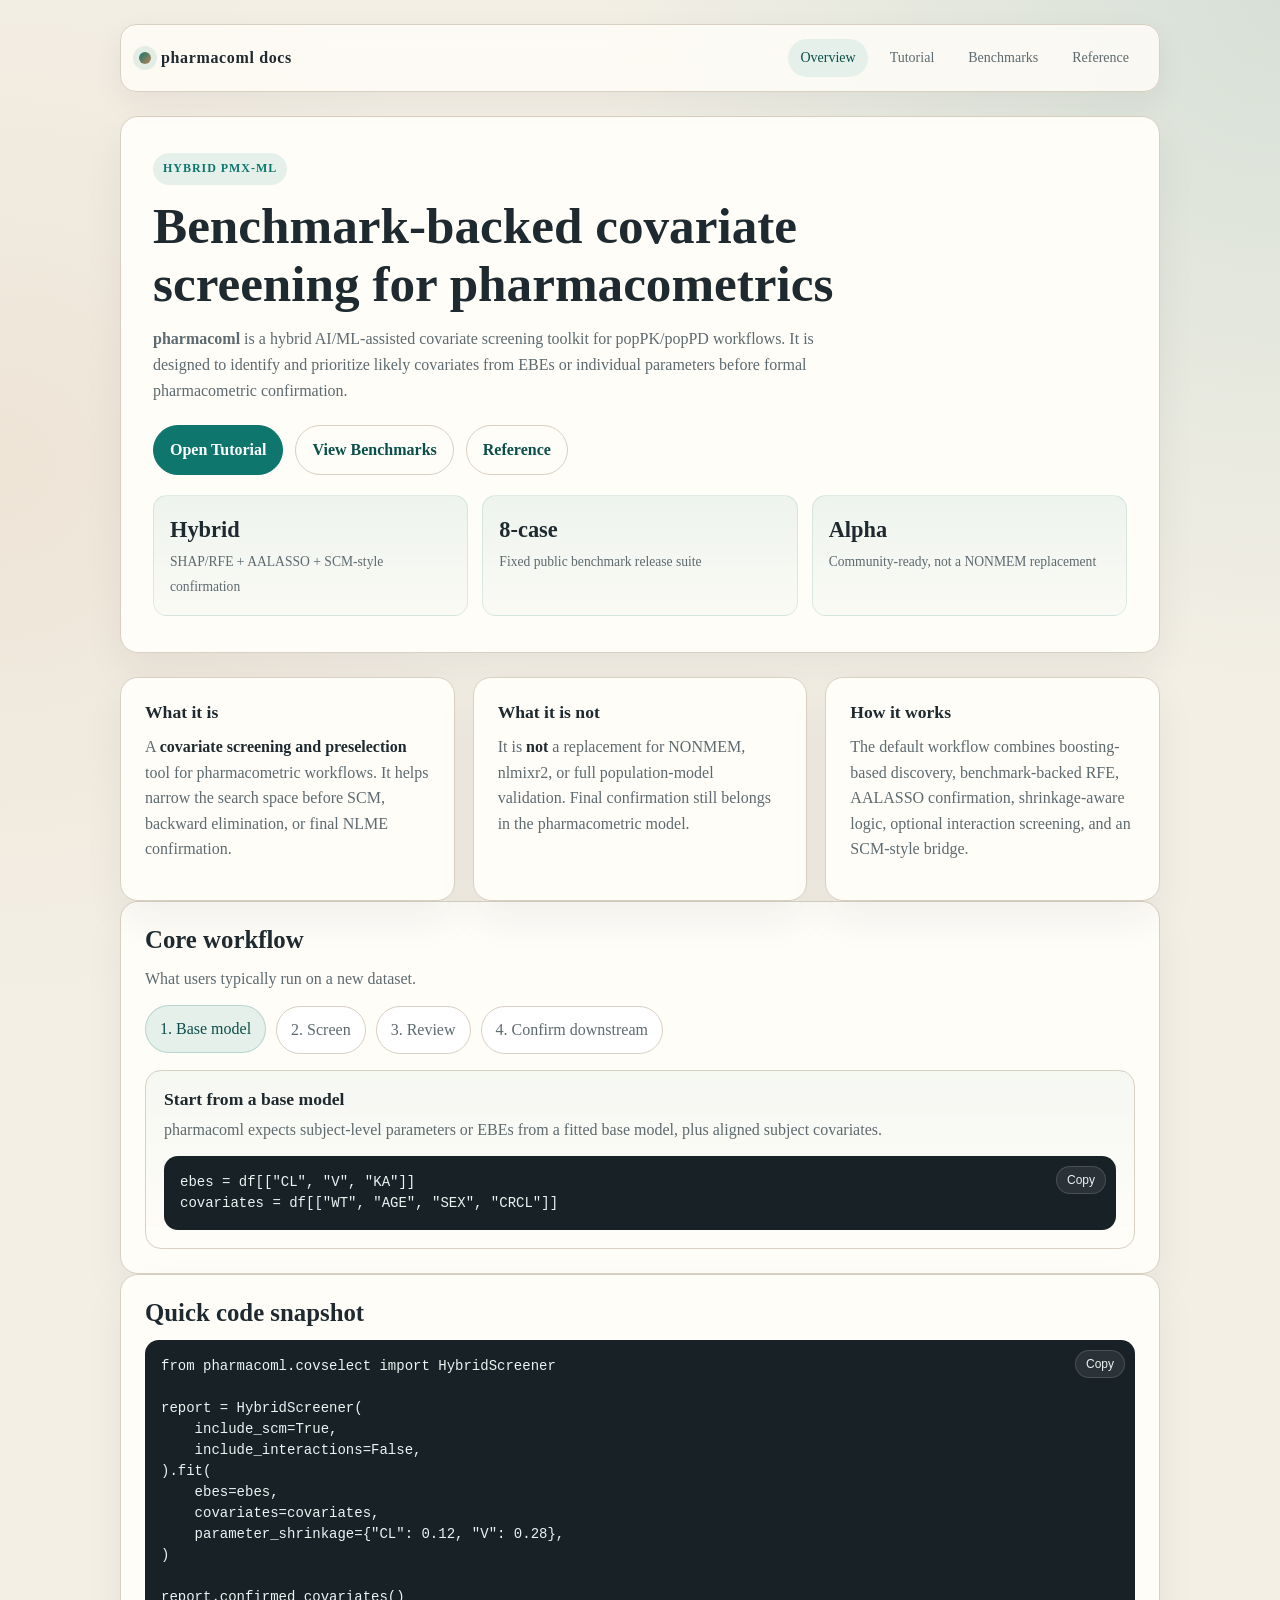
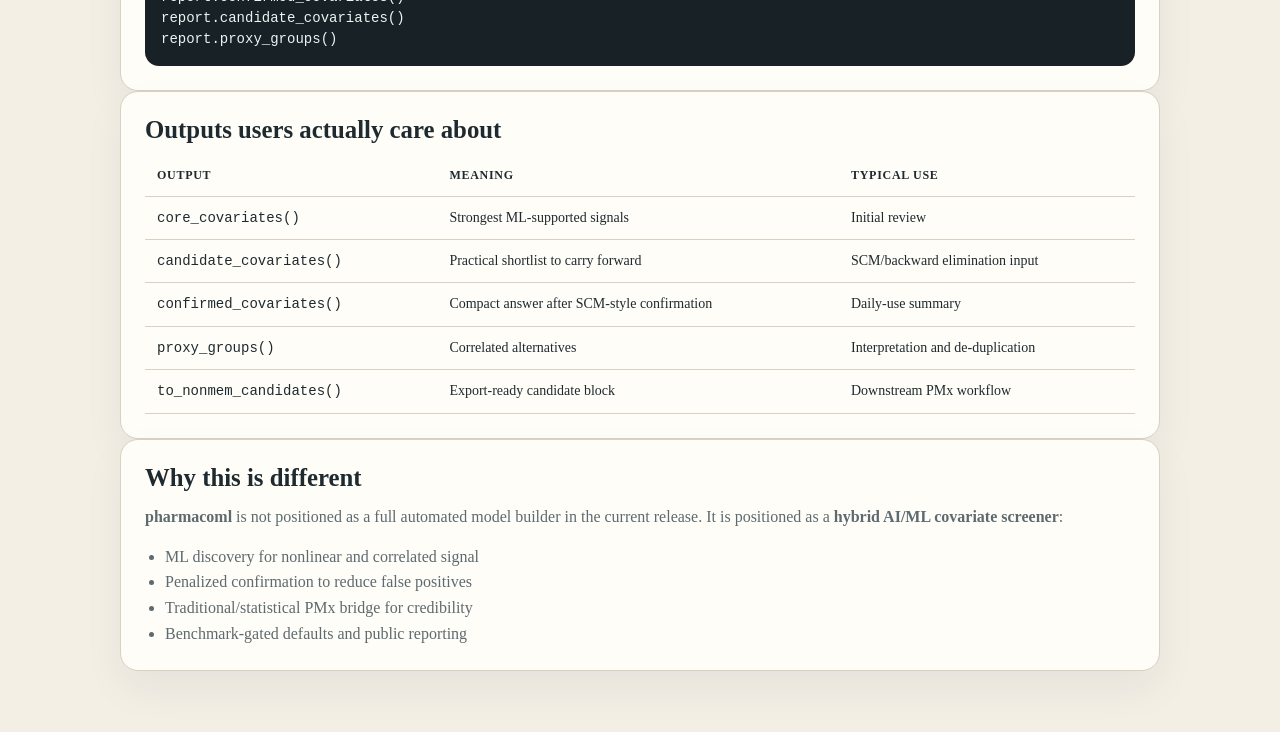
<file: docs/index.html>
<!DOCTYPE html>
<html lang="en">
<head>
  <meta charset="utf-8">
  <meta name="viewport" content="width=device-width, initial-scale=1">
  <title>pharmacoml Docs</title>
  <link rel="stylesheet" href="site.css">
  <script defer src="site.js"></script>
</head>
<body>
  <div class="page">
    <div class="topbar">
      <div class="topbar-inner">
        <a class="brand" href="index.html">
          <span class="brand-mark"></span>
          <span>pharmacoml docs</span>
        </a>
        <nav class="nav">
          <a class="active" href="index.html">Overview</a>
          <a href="tutorial.html">Tutorial</a>
          <a href="benchmarks.html">Benchmarks</a>
          <a href="reference.html">Reference</a>
        </nav>
      </div>
    </div>

    <section class="hero">
      <div class="eyebrow">Hybrid PMx-ML</div>
      <div class="hero-copy">
        <h1>Benchmark-backed covariate screening for pharmacometrics</h1>
        <p>
          <strong>pharmacoml</strong> is a hybrid AI/ML-assisted covariate
          screening toolkit for popPK/popPD workflows. It is designed to
          identify and prioritize likely covariates from EBEs or individual
          parameters before formal pharmacometric confirmation.
        </p>
        <div class="button-row">
          <a class="button" href="tutorial.html">Open Tutorial</a>
          <a class="button secondary" href="benchmarks.html">View Benchmarks</a>
          <a class="button secondary" href="reference.html">Reference</a>
        </div>
      </div>
      <div class="kpis">
        <div class="kpi">
          <span class="kpi-value">Hybrid</span>
          <span class="kpi-label">SHAP/RFE + AALASSO + SCM-style confirmation</span>
        </div>
        <div class="kpi">
          <span class="kpi-value">8-case</span>
          <span class="kpi-label">Fixed public benchmark release suite</span>
        </div>
        <div class="kpi">
          <span class="kpi-value">Alpha</span>
          <span class="kpi-label">Community-ready, not a NONMEM replacement</span>
        </div>
      </div>
    </section>

    <div class="grid">
      <section class="feature">
        <h3>What it is</h3>
        <p>
          A <strong>covariate screening and preselection</strong> tool for
          pharmacometric workflows. It helps narrow the search space before
          SCM, backward elimination, or final NLME confirmation.
        </p>
      </section>
      <section class="feature">
        <h3>What it is not</h3>
        <p>
          It is <strong>not</strong> a replacement for NONMEM, nlmixr2, or full
          population-model validation. Final confirmation still belongs in the
          pharmacometric model.
        </p>
      </section>
      <section class="feature">
        <h3>How it works</h3>
        <p>
          The default workflow combines boosting-based discovery, benchmark-backed
          RFE, AALASSO confirmation, shrinkage-aware logic, optional interaction
          screening, and an SCM-style bridge.
        </p>
      </section>
    </div>

    <section class="card">
      <div class="section-head">
        <h2>Core workflow</h2>
        <p>What users typically run on a new dataset.</p>
      </div>
      <div class="interactive-shell" data-workflow>
        <div class="step-buttons">
          <button class="step-button active" type="button" data-workflow-step data-title="Start from a base model" data-body="pharmacoml expects subject-level parameters or EBEs from a fitted base model, plus aligned subject covariates." data-code="ebes = df[[&quot;CL&quot;, &quot;V&quot;, &quot;KA&quot;]]&#10;covariates = df[[&quot;WT&quot;, &quot;AGE&quot;, &quot;SEX&quot;, &quot;CRCL&quot;]]">1. Base model</button>
          <button class="step-button" type="button" data-workflow-step data-title="Run the hybrid screener" data-body="The benchmark-backed default workflow combines SHAP/RFE discovery, AALASSO confirmation, shrinkage-aware logic, and optional SCM confirmation." data-code="report = HybridScreener(&#10;    include_scm=True,&#10;    include_interactions=False,&#10;).fit(ebes=ebes, covariates=covariates)">2. Screen</button>
          <button class="step-button" type="button" data-workflow-step data-title="Inspect tiered outputs" data-body="Users review the strongest signals, the broader shortlist, correlated proxies, and any SCM-style confirmed covariates." data-code="report.confirmed_covariates()&#10;report.candidate_covariates()&#10;report.proxy_groups()">3. Review</button>
          <button class="step-button" type="button" data-workflow-step data-title="Carry candidates forward" data-body="The package is designed to reduce covariate search space before formal PMx confirmation, not replace it." data-code="print(report.to_nonmem_candidates())">4. Confirm downstream</button>
        </div>
        <div class="interactive-panel">
          <h3 data-workflow-title></h3>
          <p data-workflow-body></p>
          <pre><code data-workflow-code></code></pre>
        </div>
      </div>
    </section>

    <section class="card">
      <div class="section-head">
        <h2>Quick code snapshot</h2>
      </div>
      <pre><code>from pharmacoml.covselect import HybridScreener

report = HybridScreener(
    include_scm=True,
    include_interactions=False,
).fit(
    ebes=ebes,
    covariates=covariates,
    parameter_shrinkage={"CL": 0.12, "V": 0.28},
)

report.confirmed_covariates()
report.candidate_covariates()
report.proxy_groups()</code></pre>
    </section>

    <section class="card">
      <div class="section-head">
        <h2>Outputs users actually care about</h2>
      </div>
      <table class="mini-table">
        <thead>
          <tr>
            <th>Output</th>
            <th>Meaning</th>
            <th>Typical use</th>
          </tr>
        </thead>
        <tbody>
          <tr>
            <td><code>core_covariates()</code></td>
            <td>Strongest ML-supported signals</td>
            <td>Initial review</td>
          </tr>
          <tr>
            <td><code>candidate_covariates()</code></td>
            <td>Practical shortlist to carry forward</td>
            <td>SCM/backward elimination input</td>
          </tr>
          <tr>
            <td><code>confirmed_covariates()</code></td>
            <td>Compact answer after SCM-style confirmation</td>
            <td>Daily-use summary</td>
          </tr>
          <tr>
            <td><code>proxy_groups()</code></td>
            <td>Correlated alternatives</td>
            <td>Interpretation and de-duplication</td>
          </tr>
          <tr>
            <td><code>to_nonmem_candidates()</code></td>
            <td>Export-ready candidate block</td>
            <td>Downstream PMx workflow</td>
          </tr>
        </tbody>
      </table>
    </section>

    <section class="card">
      <div class="section-head">
        <h2>Why this is different</h2>
        <p>
          <strong>pharmacoml</strong> is not positioned as a full automated model
          builder in the current release. It is positioned as a
          <strong>hybrid AI/ML covariate screener</strong>:
        </p>
      </div>
      <ul>
        <li>ML discovery for nonlinear and correlated signal</li>
        <li>Penalized confirmation to reduce false positives</li>
        <li>Traditional/statistical PMx bridge for credibility</li>
        <li>Benchmark-gated defaults and public reporting</li>
      </ul>
    </section>
  </div>
</body>
</html>
</file>
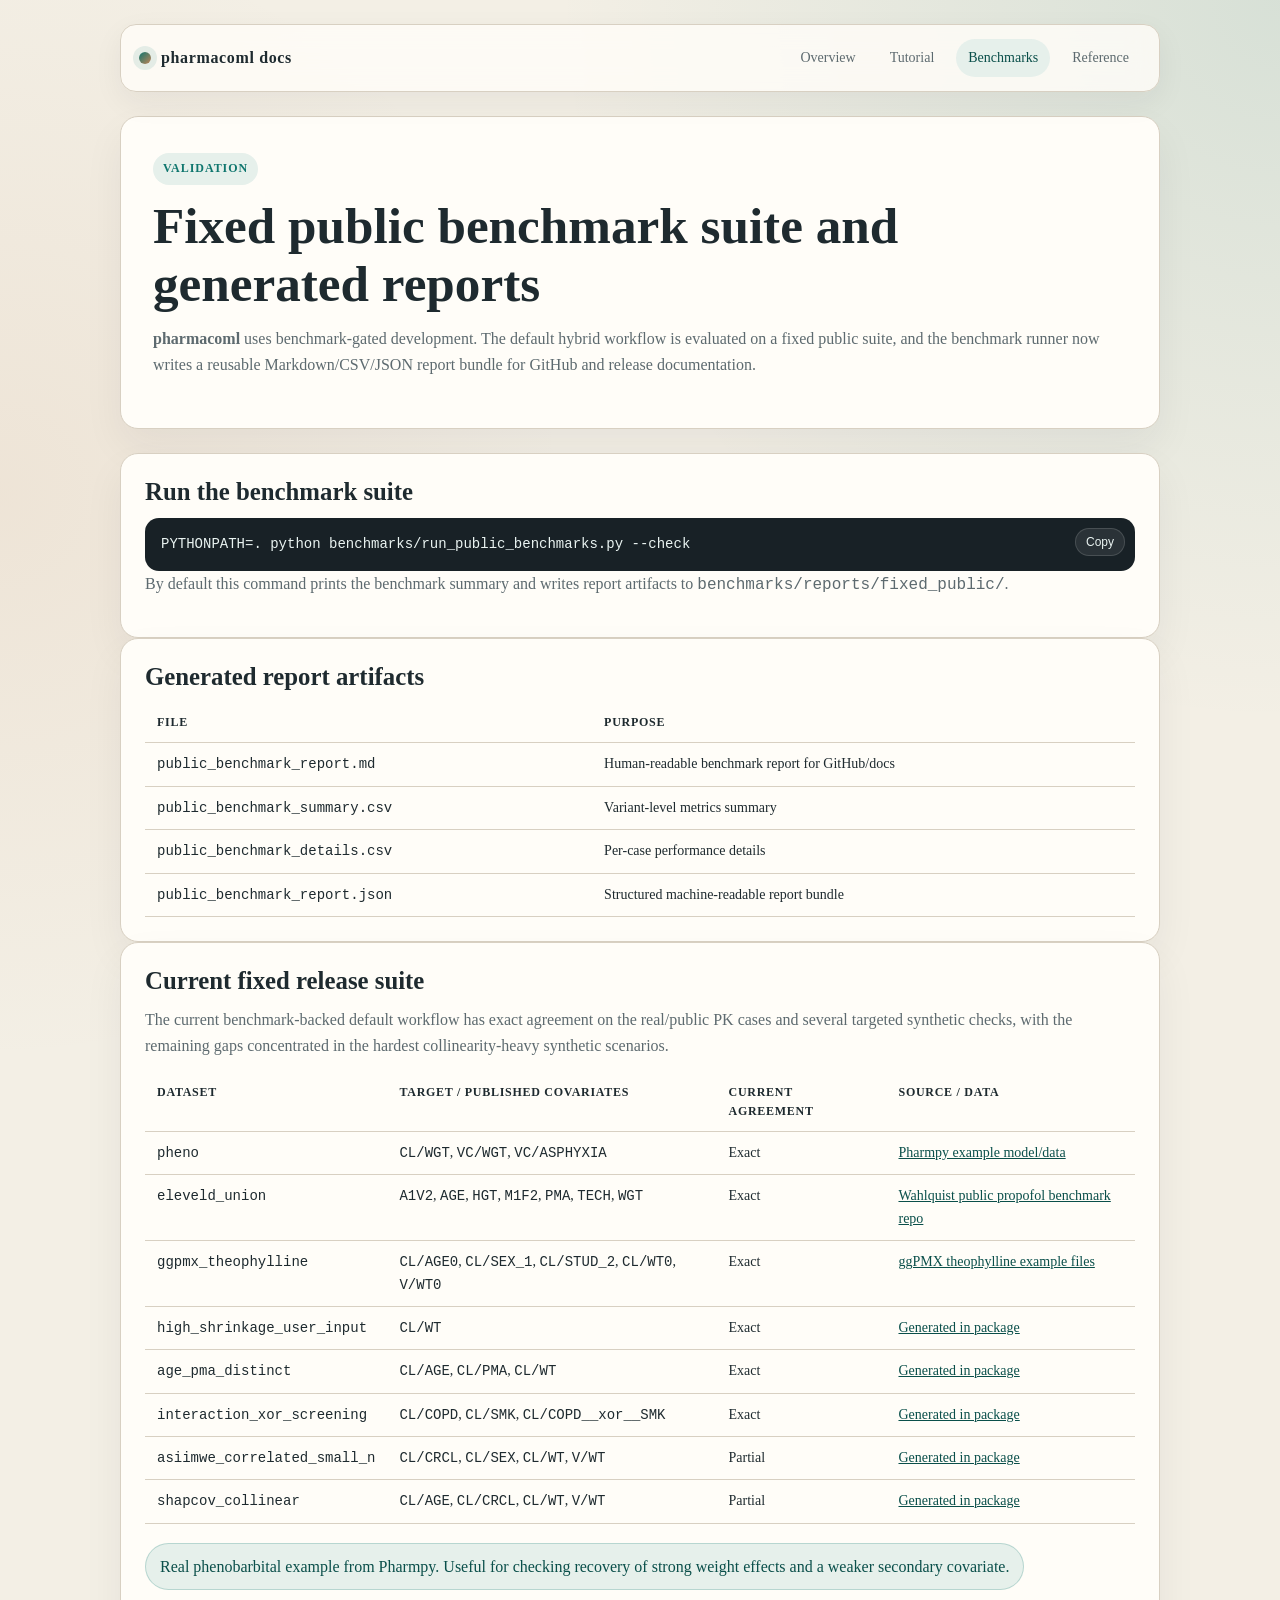
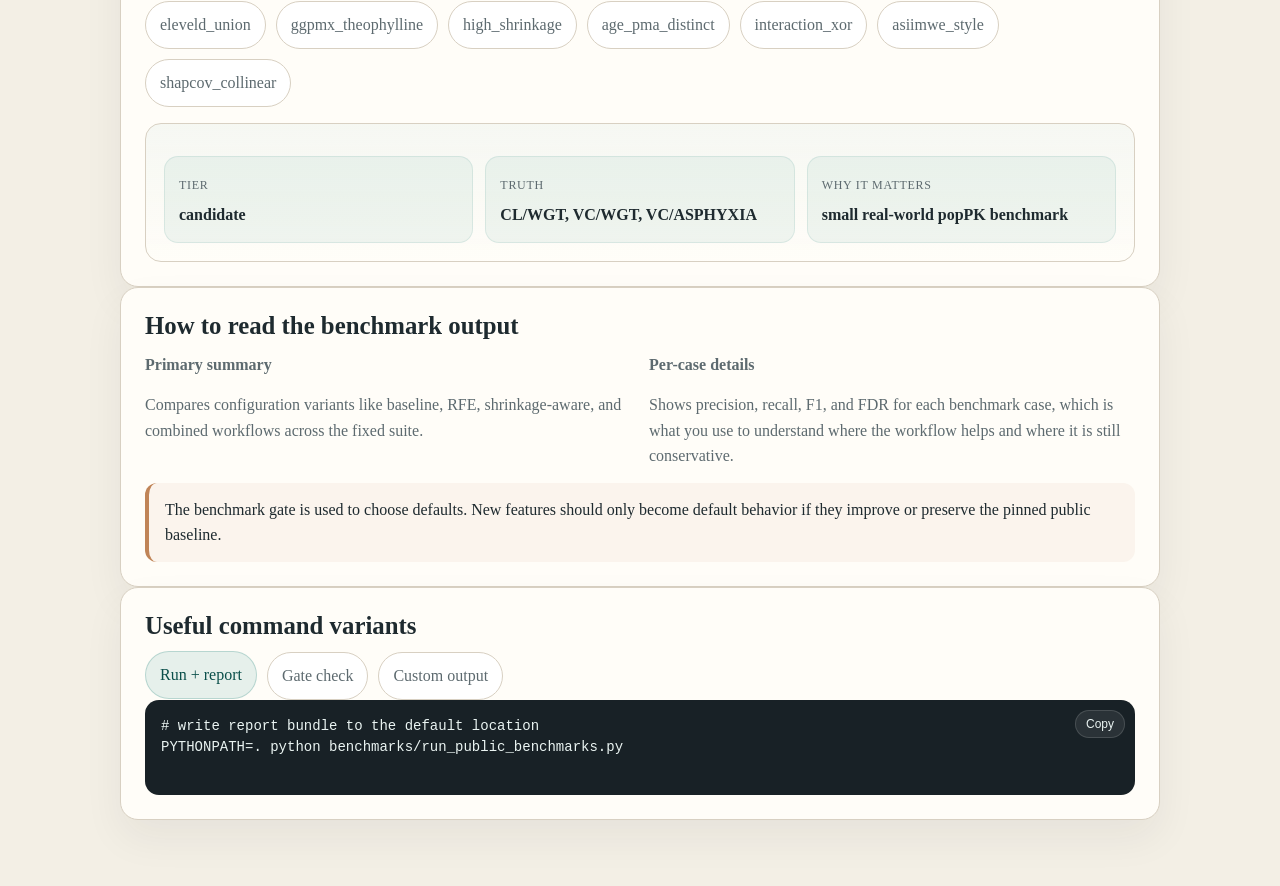
<file: docs/benchmarks.html>
<!DOCTYPE html>
<html lang="en">
<head>
  <meta charset="utf-8">
  <meta name="viewport" content="width=device-width, initial-scale=1">
  <title>pharmacoml Benchmarks</title>
  <link rel="stylesheet" href="site.css">
  <script defer src="site.js"></script>
</head>
<body>
  <div class="page">
    <div class="topbar">
      <div class="topbar-inner">
        <a class="brand" href="index.html">
          <span class="brand-mark"></span>
          <span>pharmacoml docs</span>
        </a>
        <nav class="nav">
          <a href="index.html">Overview</a>
          <a href="tutorial.html">Tutorial</a>
          <a class="active" href="benchmarks.html">Benchmarks</a>
          <a href="reference.html">Reference</a>
        </nav>
      </div>
    </div>

    <section class="hero">
      <div class="eyebrow">Validation</div>
      <h1>Fixed public benchmark suite and generated reports</h1>
      <p>
        <strong>pharmacoml</strong> uses benchmark-gated development. The default
        hybrid workflow is evaluated on a fixed public suite, and the benchmark
        runner now writes a reusable Markdown/CSV/JSON report bundle for GitHub
        and release documentation.
      </p>
    </section>

    <section class="card">
      <div class="section-head">
        <h2>Run the benchmark suite</h2>
      </div>
      <pre><code>PYTHONPATH=. python benchmarks/run_public_benchmarks.py --check</code></pre>
      <p>
        By default this command prints the benchmark summary and writes report
        artifacts to <code>benchmarks/reports/fixed_public/</code>.
      </p>
    </section>

    <section class="card">
      <div class="section-head">
        <h2>Generated report artifacts</h2>
      </div>
      <table class="mini-table">
        <thead>
          <tr>
            <th>File</th>
            <th>Purpose</th>
          </tr>
        </thead>
        <tbody>
          <tr>
            <td><code>public_benchmark_report.md</code></td>
            <td>Human-readable benchmark report for GitHub/docs</td>
          </tr>
          <tr>
            <td><code>public_benchmark_summary.csv</code></td>
            <td>Variant-level metrics summary</td>
          </tr>
          <tr>
            <td><code>public_benchmark_details.csv</code></td>
            <td>Per-case performance details</td>
          </tr>
          <tr>
            <td><code>public_benchmark_report.json</code></td>
            <td>Structured machine-readable report bundle</td>
          </tr>
        </tbody>
      </table>
    </section>

    <section class="card">
      <div class="section-head">
        <h2>Current fixed release suite</h2>
      </div>
      <p>
        The current benchmark-backed default workflow has exact agreement on the
        real/public PK cases and several targeted synthetic checks, with the
        remaining gaps concentrated in the hardest collinearity-heavy synthetic
        scenarios.
      </p>
      <table class="mini-table" style="margin-bottom: 1.25rem;">
        <thead>
          <tr>
            <th>Dataset</th>
            <th>Target / published covariates</th>
            <th>Current agreement</th>
            <th>Source / data</th>
          </tr>
        </thead>
        <tbody>
          <tr>
            <td><code>pheno</code></td>
            <td><code>CL/WGT</code>, <code>VC/WGT</code>, <code>VC/ASPHYXIA</code></td>
            <td>Exact</td>
            <td><a href="https://pharmpy.github.io/latest/modeling.html#loading-example-models">Pharmpy example model/data</a></td>
          </tr>
          <tr>
            <td><code>eleveld_union</code></td>
            <td><code>A1V2</code>, <code>AGE</code>, <code>HGT</code>, <code>M1F2</code>, <code>PMA</code>, <code>TECH</code>, <code>WGT</code></td>
            <td>Exact</td>
            <td><a href="https://github.com/wahlquisty/learning-pharmacometric-covariate-structures">Wahlquist public propofol benchmark repo</a></td>
          </tr>
          <tr>
            <td><code>ggpmx_theophylline</code></td>
            <td><code>CL/AGE0</code>, <code>CL/SEX_1</code>, <code>CL/STUD_2</code>, <code>CL/WT0</code>, <code>V/WT0</code></td>
            <td>Exact</td>
            <td><a href="https://github.com/ggPMXdevelopment/ggPMX/tree/master/inst/testdata/theophylline">ggPMX theophylline example files</a></td>
          </tr>
          <tr>
            <td><code>high_shrinkage_user_input</code></td>
            <td><code>CL/WT</code></td>
            <td>Exact</td>
            <td><a href="https://github.com/s-rani1/pharmacoml/blob/main/pharmacoml/covselect/public_benchmarks.py">Generated in package</a></td>
          </tr>
          <tr>
            <td><code>age_pma_distinct</code></td>
            <td><code>CL/AGE</code>, <code>CL/PMA</code>, <code>CL/WT</code></td>
            <td>Exact</td>
            <td><a href="https://github.com/s-rani1/pharmacoml/blob/main/pharmacoml/covselect/public_benchmarks.py">Generated in package</a></td>
          </tr>
          <tr>
            <td><code>interaction_xor_screening</code></td>
            <td><code>CL/COPD</code>, <code>CL/SMK</code>, <code>CL/COPD__xor__SMK</code></td>
            <td>Exact</td>
            <td><a href="https://github.com/s-rani1/pharmacoml/blob/main/pharmacoml/covselect/public_benchmarks.py">Generated in package</a></td>
          </tr>
          <tr>
            <td><code>asiimwe_correlated_small_n</code></td>
            <td><code>CL/CRCL</code>, <code>CL/SEX</code>, <code>CL/WT</code>, <code>V/WT</code></td>
            <td>Partial</td>
            <td><a href="https://github.com/s-rani1/pharmacoml/blob/main/pharmacoml/covselect/public_benchmarks.py">Generated in package</a></td>
          </tr>
          <tr>
            <td><code>shapcov_collinear</code></td>
            <td><code>CL/AGE</code>, <code>CL/CRCL</code>, <code>CL/WT</code>, <code>V/WT</code></td>
            <td>Partial</td>
            <td><a href="https://github.com/s-rani1/pharmacoml/blob/main/pharmacoml/covselect/public_benchmarks.py">Generated in package</a></td>
          </tr>
        </tbody>
      </table>
      <div class="interactive-shell" data-benchmark-explorer>
        <div class="chip-row">
          <button class="chip active" type="button" data-benchmark-case data-case-title="pheno" data-case-summary="Real phenobarbital example from Pharmpy. Useful for checking recovery of strong weight effects and a weaker secondary covariate." data-case-tier="candidate" data-case-truth="CL/WGT, VC/WGT, VC/ASPHYXIA" data-case-reason="small real-world popPK benchmark">pheno</button>
          <button class="chip" type="button" data-benchmark-case data-case-title="eleveld_union" data-case-summary="Large public propofol benchmark used as a union-level covariate recovery check against the published implemented model." data-case-tier="confirmed" data-case-truth="AGE, WGT, HGT, M1F2, A1V2, TECH, PMA" data-case-reason="strong large-scale real-data agreement">eleveld_union</button>
          <button class="chip" type="button" data-benchmark-case data-case-title="ggpmx_theophylline" data-case-summary="Public Monolix-derived benchmark that helps reveal whether the workflow becomes too conservative on weaker clearance effects." data-case-tier="candidate" data-case-truth="V/WT0, CL/WT0, CL/AGE0, CL/SEX_1, CL/STUD_2" data-case-reason="stress test for weaker real effects">ggpmx_theophylline</button>
          <button class="chip" type="button" data-benchmark-case data-case-title="high_shrinkage_user_input" data-case-summary="Synthetic case with explicit user-supplied shrinkage to validate that unreliable parameters are penalized or suppressed correctly." data-case-tier="candidate" data-case-truth="CL/WT" data-case-reason="tests shrinkage-aware credibility logic">high_shrinkage</button>
          <button class="chip" type="button" data-benchmark-case data-case-title="age_pma_distinct" data-case-summary="Checks that highly correlated but biologically distinct variables like AGE and PMA can both survive the proxy-deduplication logic." data-case-tier="candidate" data-case-truth="CL/WT, CL/AGE, CL/PMA" data-case-reason="tests biology-aware proxy preservation">age_pma_distinct</button>
          <button class="chip" type="button" data-benchmark-case data-case-title="interaction_xor_screening" data-case-summary="Synthetic interaction case that verifies the post-RFE interaction pass can recover non-additive structure." data-case-tier="candidate" data-case-truth="CL/COPD__xor__SMK" data-case-reason="tests interaction screening">interaction_xor</button>
          <button class="chip" type="button" data-benchmark-case data-case-title="asiimwe_correlated_small_n" data-case-summary="Paper-style correlated-covariate simulation for small-to-moderate sample settings." data-case-tier="candidate" data-case-truth="scenario-specific correlated truth" data-case-reason="tests correlated-covariate behavior">asiimwe_style</button>
          <button class="chip" type="button" data-benchmark-case data-case-title="shapcov_collinear" data-case-summary="Collinear simulation aligned with the Shap-Cov-style validation framing." data-case-tier="candidate" data-case-truth="scenario-specific collinear truth" data-case-reason="tests shortlist behavior under collinearity">shapcov_collinear</button>
        </div>
        <div class="interactive-panel">
          <h3 data-case-title></h3>
          <p data-case-summary></p>
          <div class="metric-grid" data-case-metrics></div>
        </div>
      </div>
    </section>

    <section class="card">
      <div class="section-head">
        <h2>How to read the benchmark output</h2>
      </div>
      <div class="two-col">
        <div>
          <p><strong>Primary summary</strong></p>
          <p>
            Compares configuration variants like baseline, RFE, shrinkage-aware,
            and combined workflows across the fixed suite.
          </p>
        </div>
        <div>
          <p><strong>Per-case details</strong></p>
          <p>
            Shows precision, recall, F1, and FDR for each benchmark case, which
            is what you use to understand where the workflow helps and where it
            is still conservative.
          </p>
        </div>
      </div>
      <div class="callout">
        The benchmark gate is used to choose defaults. New features should only
        become default behavior if they improve or preserve the pinned public
        baseline.
      </div>
    </section>

    <section class="card">
      <div class="section-head">
        <h2>Useful command variants</h2>
      </div>
      <div data-tabs>
        <div class="tab-buttons">
          <button class="tab-button active" type="button" data-tab-target="cmd-run">Run + report</button>
          <button class="tab-button" type="button" data-tab-target="cmd-check">Gate check</button>
          <button class="tab-button" type="button" data-tab-target="cmd-custom">Custom output</button>
        </div>
        <div class="tab-panel" data-tab-panel="cmd-run">
          <pre><code># write report bundle to the default location
PYTHONPATH=. python benchmarks/run_public_benchmarks.py
          </code></pre>
        </div>
        <div class="tab-panel" data-tab-panel="cmd-check" hidden>
          <pre><code># run gate check
PYTHONPATH=. python benchmarks/run_public_benchmarks.py --check</code></pre>
        </div>
        <div class="tab-panel" data-tab-panel="cmd-custom" hidden>
          <pre><code># write report somewhere else
PYTHONPATH=. python benchmarks/run_public_benchmarks.py --report-dir docs/reports

# skip artifact generation
PYTHONPATH=. python benchmarks/run_public_benchmarks.py --no-report</code></pre>
        </div>
      </div>
    </section>
  </div>
</body>
</html>
</file>
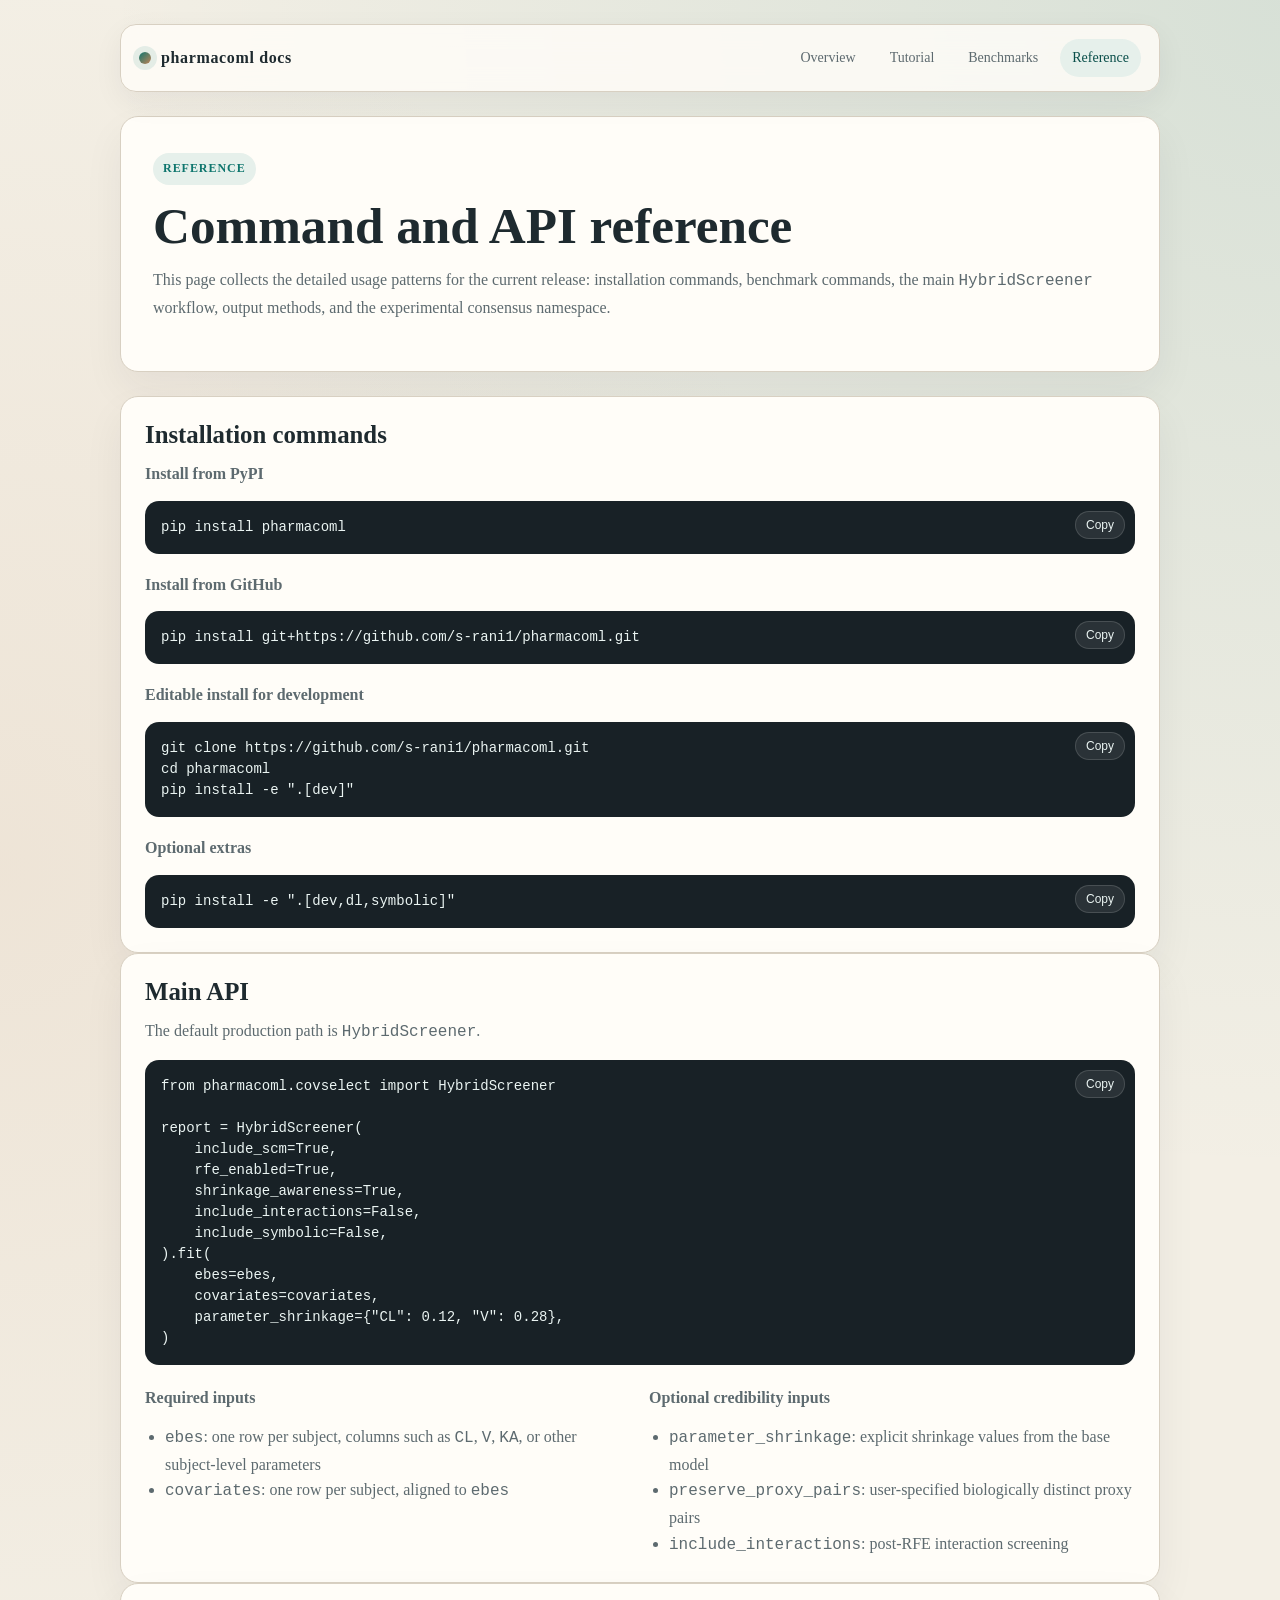
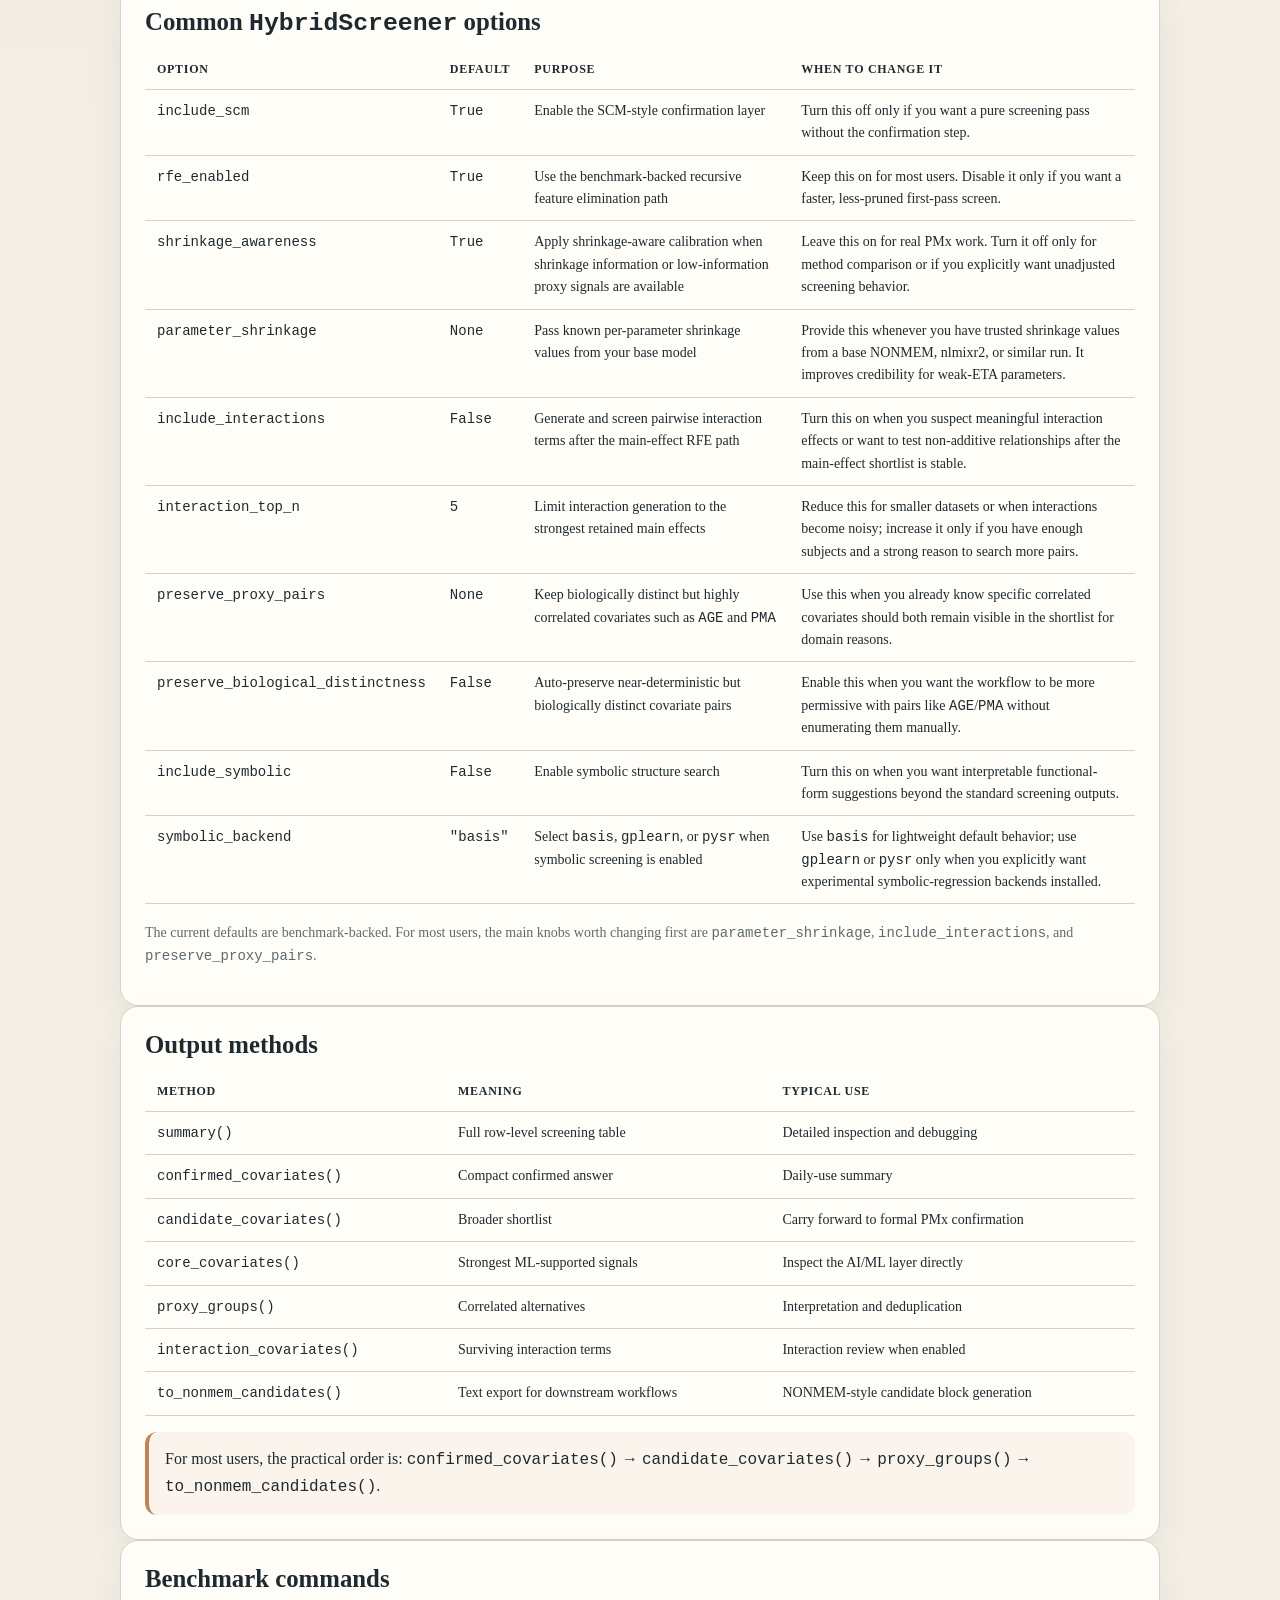
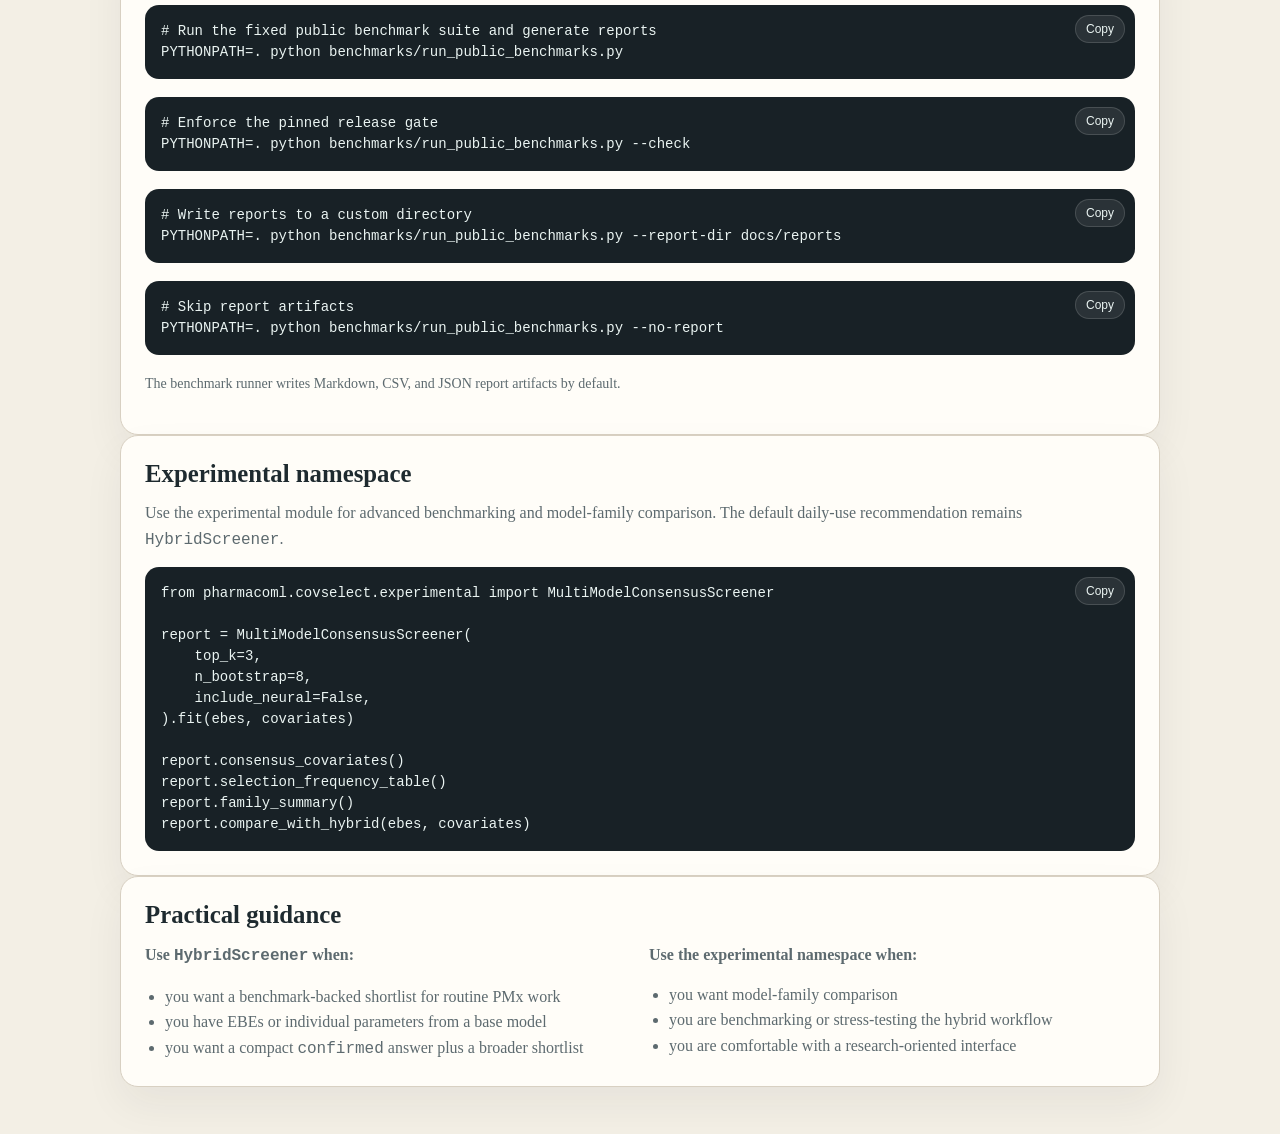
<file: docs/reference.html>
<!DOCTYPE html>
<html lang="en">
<head>
  <meta charset="utf-8">
  <meta name="viewport" content="width=device-width, initial-scale=1">
  <title>pharmacoml Reference</title>
  <link rel="stylesheet" href="site.css">
  <script defer src="site.js"></script>
</head>
<body>
  <div class="page">
    <div class="topbar">
      <div class="topbar-inner">
        <a class="brand" href="index.html">
          <span class="brand-mark"></span>
          <span>pharmacoml docs</span>
        </a>
        <nav class="nav">
          <a href="index.html">Overview</a>
          <a href="tutorial.html">Tutorial</a>
          <a href="benchmarks.html">Benchmarks</a>
          <a class="active" href="reference.html">Reference</a>
        </nav>
      </div>
    </div>

    <section class="hero">
      <div class="eyebrow">Reference</div>
      <h1>Command and API reference</h1>
      <p>
        This page collects the detailed usage patterns for the current release:
        installation commands, benchmark commands, the main <code>HybridScreener</code>
        workflow, output methods, and the experimental consensus namespace.
      </p>
    </section>

    <section class="card">
      <div class="section-head">
        <h2>Installation commands</h2>
      </div>
      <div class="stack">
        <div>
          <p><strong>Install from PyPI</strong></p>
          <pre><code>pip install pharmacoml</code></pre>
        </div>
        <div>
          <p><strong>Install from GitHub</strong></p>
          <pre><code>pip install git+https://github.com/s-rani1/pharmacoml.git</code></pre>
        </div>
        <div>
          <p><strong>Editable install for development</strong></p>
          <pre><code>git clone https://github.com/s-rani1/pharmacoml.git
cd pharmacoml
pip install -e ".[dev]"</code></pre>
        </div>
        <div>
          <p><strong>Optional extras</strong></p>
          <pre><code>pip install -e ".[dev,dl,symbolic]"</code></pre>
        </div>
      </div>
    </section>

    <section class="card">
      <div class="section-head">
        <h2>Main API</h2>
        <p>The default production path is <code>HybridScreener</code>.</p>
      </div>
      <pre><code>from pharmacoml.covselect import HybridScreener

report = HybridScreener(
    include_scm=True,
    rfe_enabled=True,
    shrinkage_awareness=True,
    include_interactions=False,
    include_symbolic=False,
).fit(
    ebes=ebes,
    covariates=covariates,
    parameter_shrinkage={"CL": 0.12, "V": 0.28},
)</code></pre>
      <div class="two-col" style="margin-top: 1.25rem;">
        <div>
          <p><strong>Required inputs</strong></p>
          <ul>
            <li><code>ebes</code>: one row per subject, columns such as <code>CL</code>, <code>V</code>, <code>KA</code>, or other subject-level parameters</li>
            <li><code>covariates</code>: one row per subject, aligned to <code>ebes</code></li>
          </ul>
        </div>
        <div>
          <p><strong>Optional credibility inputs</strong></p>
          <ul>
            <li><code>parameter_shrinkage</code>: explicit shrinkage values from the base model</li>
            <li><code>preserve_proxy_pairs</code>: user-specified biologically distinct proxy pairs</li>
            <li><code>include_interactions</code>: post-RFE interaction screening</li>
          </ul>
        </div>
      </div>
    </section>

    <section class="card">
      <div class="section-head">
        <h2>Common <code>HybridScreener</code> options</h2>
      </div>
      <table class="mini-table">
        <thead>
          <tr>
            <th>Option</th>
            <th>Default</th>
            <th>Purpose</th>
            <th>When to change it</th>
          </tr>
        </thead>
        <tbody>
          <tr>
            <td><code>include_scm</code></td>
            <td><code>True</code></td>
            <td>Enable the SCM-style confirmation layer</td>
            <td>Turn this off only if you want a pure screening pass without the confirmation step.</td>
          </tr>
          <tr>
            <td><code>rfe_enabled</code></td>
            <td><code>True</code></td>
            <td>Use the benchmark-backed recursive feature elimination path</td>
            <td>Keep this on for most users. Disable it only if you want a faster, less-pruned first-pass screen.</td>
          </tr>
          <tr>
            <td><code>shrinkage_awareness</code></td>
            <td><code>True</code></td>
            <td>Apply shrinkage-aware calibration when shrinkage information or low-information proxy signals are available</td>
            <td>Leave this on for real PMx work. Turn it off only for method comparison or if you explicitly want unadjusted screening behavior.</td>
          </tr>
          <tr>
            <td><code>parameter_shrinkage</code></td>
            <td><code>None</code></td>
            <td>Pass known per-parameter shrinkage values from your base model</td>
            <td>Provide this whenever you have trusted shrinkage values from a base NONMEM, nlmixr2, or similar run. It improves credibility for weak-ETA parameters.</td>
          </tr>
          <tr>
            <td><code>include_interactions</code></td>
            <td><code>False</code></td>
            <td>Generate and screen pairwise interaction terms after the main-effect RFE path</td>
            <td>Turn this on when you suspect meaningful interaction effects or want to test non-additive relationships after the main-effect shortlist is stable.</td>
          </tr>
          <tr>
            <td><code>interaction_top_n</code></td>
            <td><code>5</code></td>
            <td>Limit interaction generation to the strongest retained main effects</td>
            <td>Reduce this for smaller datasets or when interactions become noisy; increase it only if you have enough subjects and a strong reason to search more pairs.</td>
          </tr>
          <tr>
            <td><code>preserve_proxy_pairs</code></td>
            <td><code>None</code></td>
            <td>Keep biologically distinct but highly correlated covariates such as <code>AGE</code> and <code>PMA</code></td>
            <td>Use this when you already know specific correlated covariates should both remain visible in the shortlist for domain reasons.</td>
          </tr>
          <tr>
            <td><code>preserve_biological_distinctness</code></td>
            <td><code>False</code></td>
            <td>Auto-preserve near-deterministic but biologically distinct covariate pairs</td>
            <td>Enable this when you want the workflow to be more permissive with pairs like <code>AGE</code>/<code>PMA</code> without enumerating them manually.</td>
          </tr>
          <tr>
            <td><code>include_symbolic</code></td>
            <td><code>False</code></td>
            <td>Enable symbolic structure search</td>
            <td>Turn this on when you want interpretable functional-form suggestions beyond the standard screening outputs.</td>
          </tr>
          <tr>
            <td><code>symbolic_backend</code></td>
            <td><code>"basis"</code></td>
            <td>Select <code>basis</code>, <code>gplearn</code>, or <code>pysr</code> when symbolic screening is enabled</td>
            <td>Use <code>basis</code> for lightweight default behavior; use <code>gplearn</code> or <code>pysr</code> only when you explicitly want experimental symbolic-regression backends installed.</td>
          </tr>
        </tbody>
      </table>
      <p class="footer-note">
        The current defaults are benchmark-backed. For most users, the main
        knobs worth changing first are <code>parameter_shrinkage</code>,
        <code>include_interactions</code>, and <code>preserve_proxy_pairs</code>.
      </p>
    </section>

    <section class="card">
      <div class="section-head">
        <h2>Output methods</h2>
      </div>
      <table class="mini-table">
        <thead>
          <tr>
            <th>Method</th>
            <th>Meaning</th>
            <th>Typical use</th>
          </tr>
        </thead>
        <tbody>
          <tr>
            <td><code>summary()</code></td>
            <td>Full row-level screening table</td>
            <td>Detailed inspection and debugging</td>
          </tr>
          <tr>
            <td><code>confirmed_covariates()</code></td>
            <td>Compact confirmed answer</td>
            <td>Daily-use summary</td>
          </tr>
          <tr>
            <td><code>candidate_covariates()</code></td>
            <td>Broader shortlist</td>
            <td>Carry forward to formal PMx confirmation</td>
          </tr>
          <tr>
            <td><code>core_covariates()</code></td>
            <td>Strongest ML-supported signals</td>
            <td>Inspect the AI/ML layer directly</td>
          </tr>
          <tr>
            <td><code>proxy_groups()</code></td>
            <td>Correlated alternatives</td>
            <td>Interpretation and deduplication</td>
          </tr>
          <tr>
            <td><code>interaction_covariates()</code></td>
            <td>Surviving interaction terms</td>
            <td>Interaction review when enabled</td>
          </tr>
          <tr>
            <td><code>to_nonmem_candidates()</code></td>
            <td>Text export for downstream workflows</td>
            <td>NONMEM-style candidate block generation</td>
          </tr>
        </tbody>
      </table>
      <div class="callout" style="margin-top: 1rem;">
        For most users, the practical order is:
        <code>confirmed_covariates()</code> →
        <code>candidate_covariates()</code> →
        <code>proxy_groups()</code> →
        <code>to_nonmem_candidates()</code>.
      </div>
    </section>

    <section class="card">
      <div class="section-head">
        <h2>Benchmark commands</h2>
      </div>
      <div class="stack">
        <pre><code># Run the fixed public benchmark suite and generate reports
PYTHONPATH=. python benchmarks/run_public_benchmarks.py</code></pre>
        <pre><code># Enforce the pinned release gate
PYTHONPATH=. python benchmarks/run_public_benchmarks.py --check</code></pre>
        <pre><code># Write reports to a custom directory
PYTHONPATH=. python benchmarks/run_public_benchmarks.py --report-dir docs/reports</code></pre>
        <pre><code># Skip report artifacts
PYTHONPATH=. python benchmarks/run_public_benchmarks.py --no-report</code></pre>
      </div>
      <p class="footer-note">
        The benchmark runner writes Markdown, CSV, and JSON report artifacts by default.
      </p>
    </section>

    <section class="card">
      <div class="section-head">
        <h2>Experimental namespace</h2>
        <p>
          Use the experimental module for advanced benchmarking and model-family
          comparison. The default daily-use recommendation remains
          <code>HybridScreener</code>.
        </p>
      </div>
      <pre><code>from pharmacoml.covselect.experimental import MultiModelConsensusScreener

report = MultiModelConsensusScreener(
    top_k=3,
    n_bootstrap=8,
    include_neural=False,
).fit(ebes, covariates)

report.consensus_covariates()
report.selection_frequency_table()
report.family_summary()
report.compare_with_hybrid(ebes, covariates)</code></pre>
    </section>

    <section class="card">
      <div class="section-head">
        <h2>Practical guidance</h2>
      </div>
      <div class="two-col">
        <div>
          <p><strong>Use <code>HybridScreener</code> when:</strong></p>
          <ul>
            <li>you want a benchmark-backed shortlist for routine PMx work</li>
            <li>you have EBEs or individual parameters from a base model</li>
            <li>you want a compact <code>confirmed</code> answer plus a broader shortlist</li>
          </ul>
        </div>
        <div>
          <p><strong>Use the experimental namespace when:</strong></p>
          <ul>
            <li>you want model-family comparison</li>
            <li>you are benchmarking or stress-testing the hybrid workflow</li>
            <li>you are comfortable with a research-oriented interface</li>
          </ul>
        </div>
      </div>
    </section>
  </div>
</body>
</html>
</file>
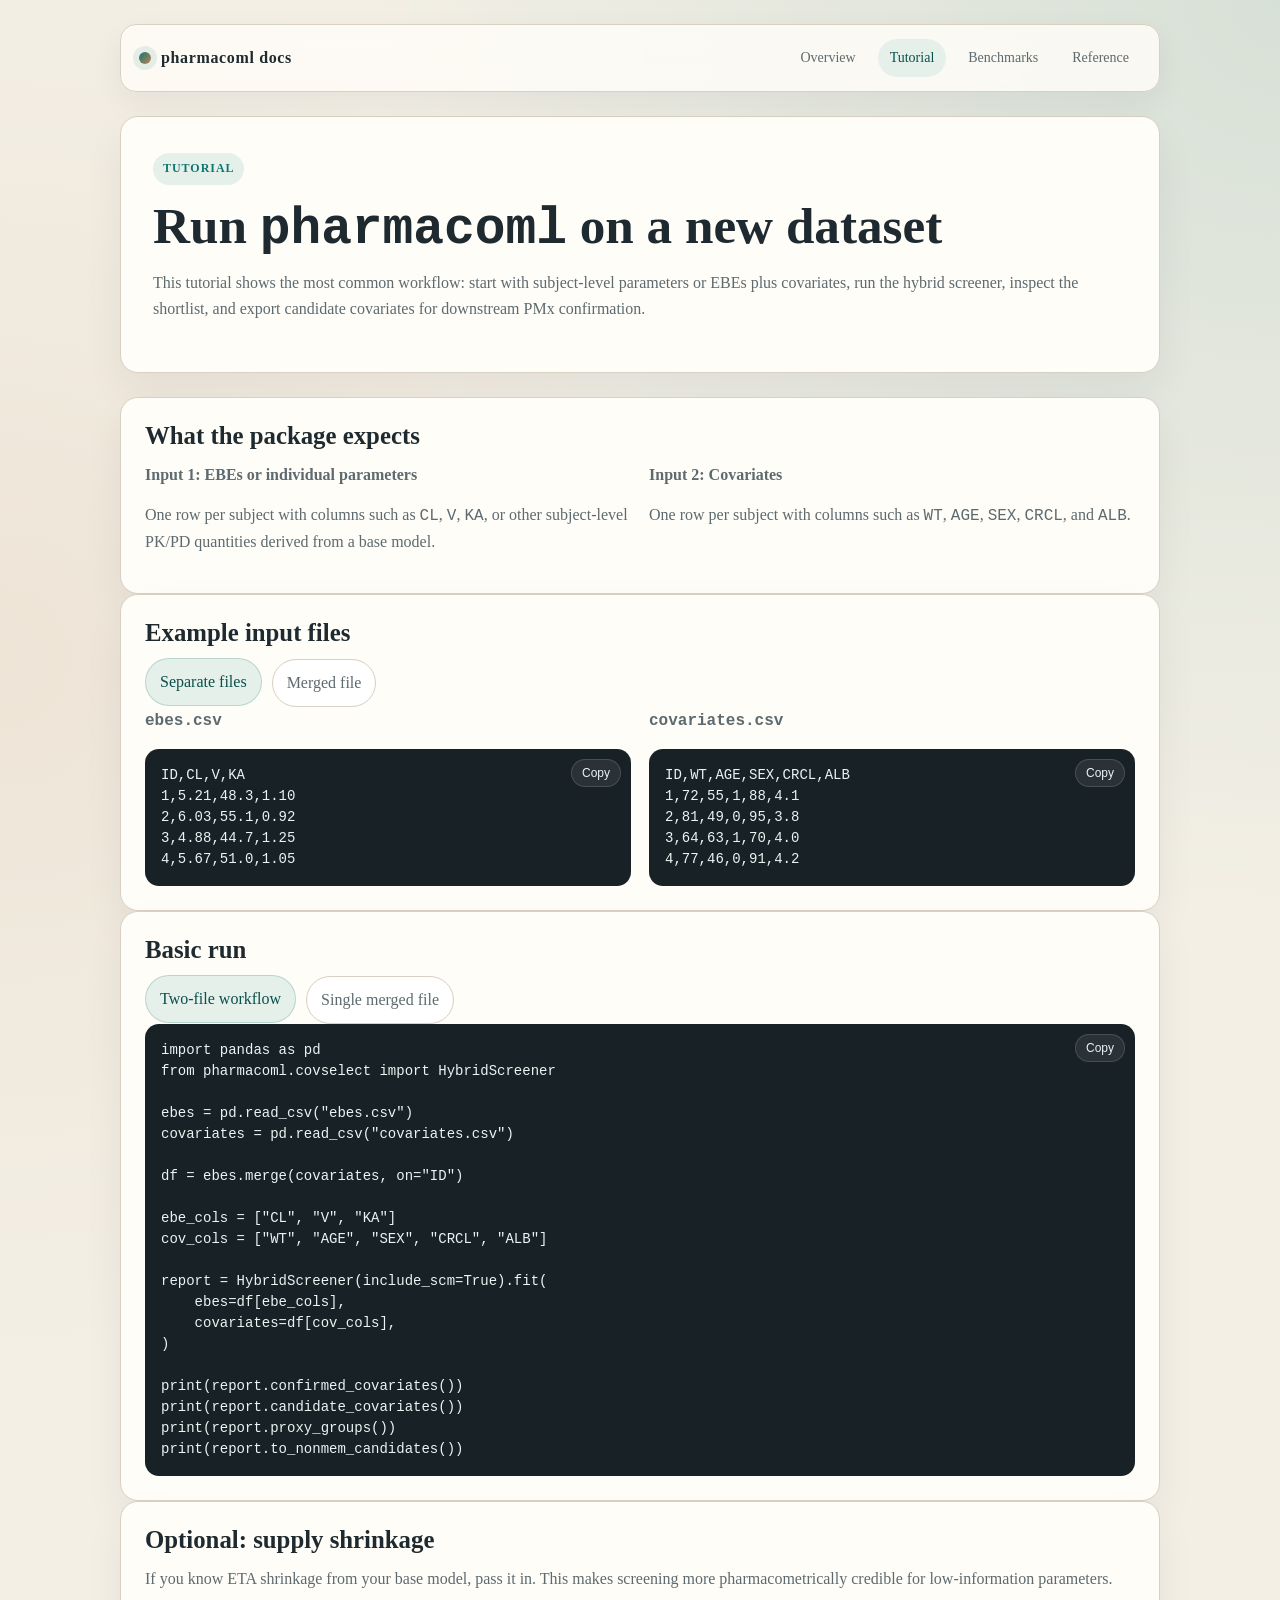
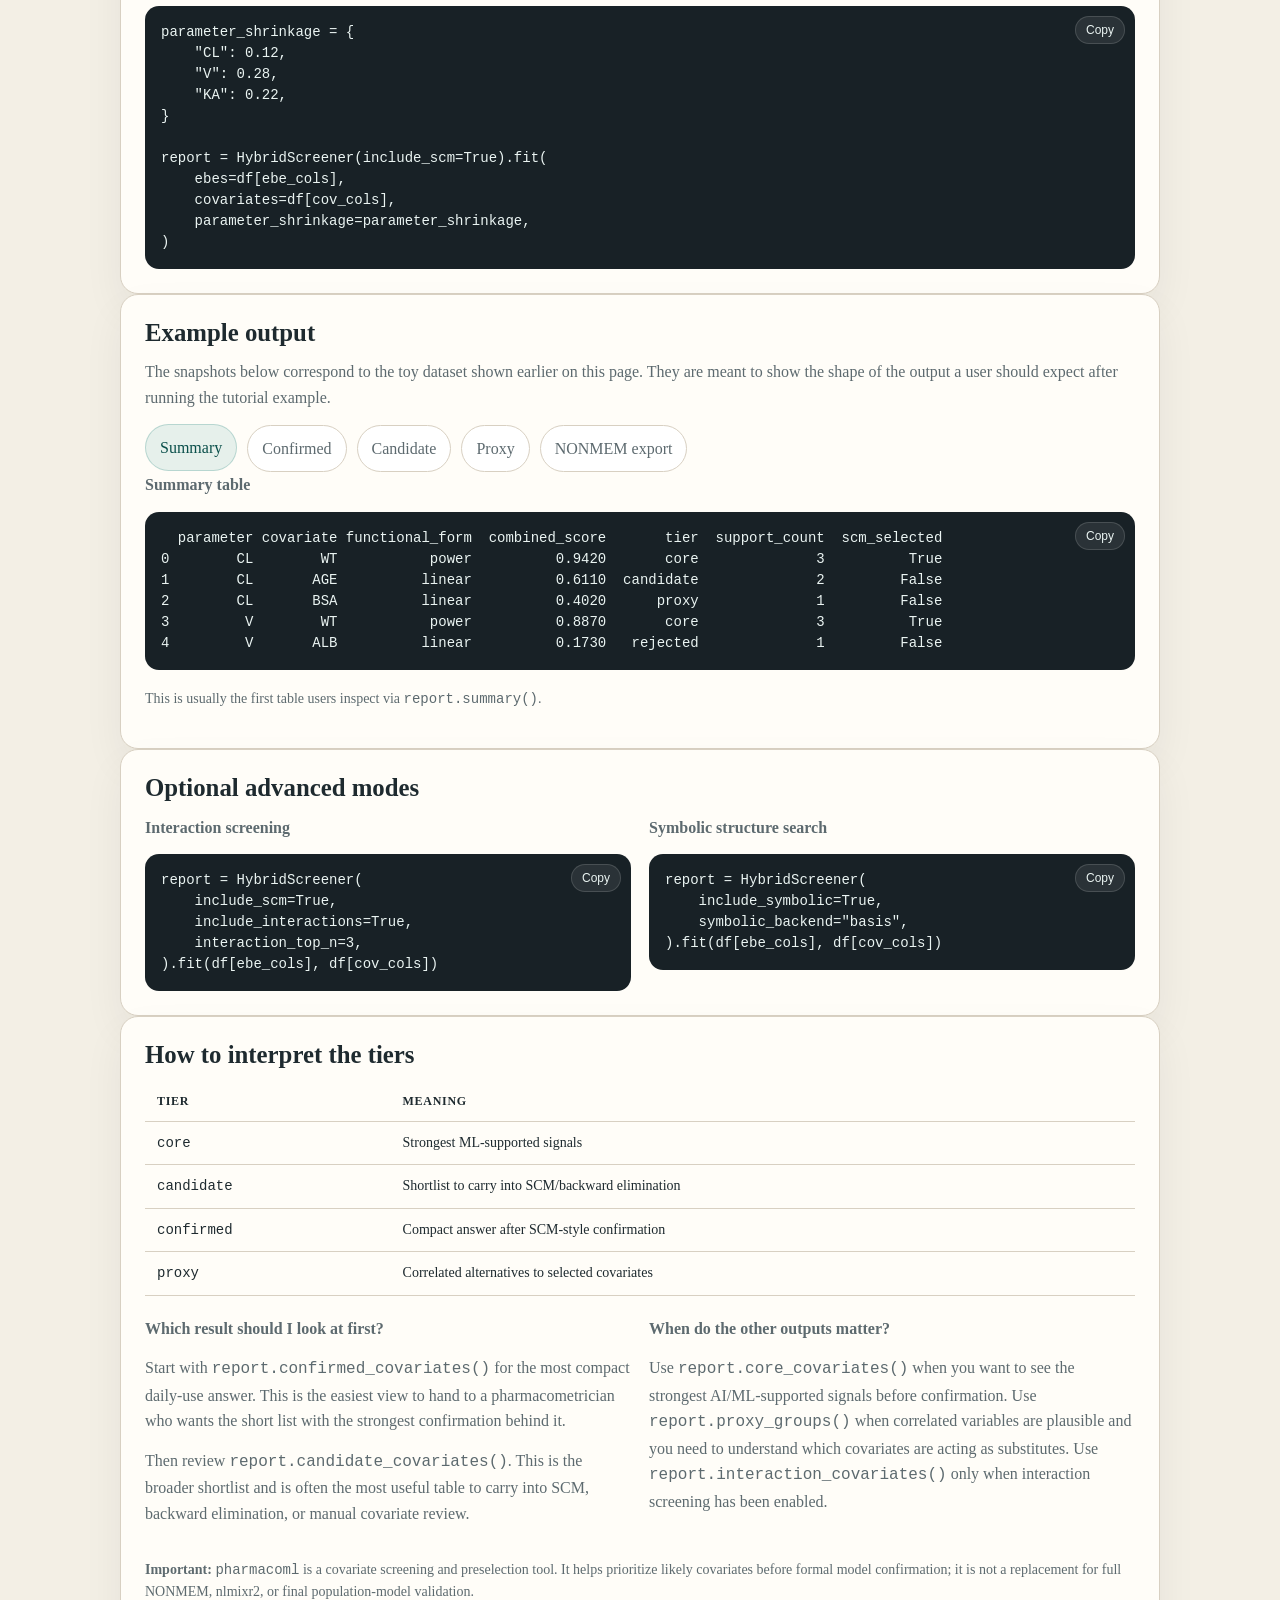
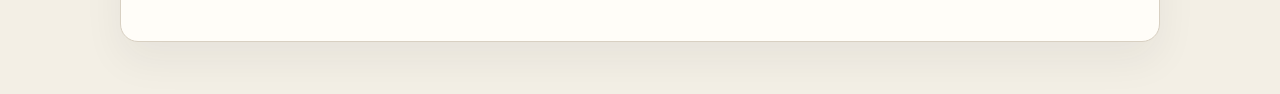
<file: docs/tutorial.html>
<!DOCTYPE html>
<html lang="en">
<head>
  <meta charset="utf-8">
  <meta name="viewport" content="width=device-width, initial-scale=1">
  <title>pharmacoml Tutorial</title>
  <link rel="stylesheet" href="site.css">
  <script defer src="site.js"></script>
</head>
<body>
  <div class="page">
    <div class="topbar">
      <div class="topbar-inner">
        <a class="brand" href="index.html">
          <span class="brand-mark"></span>
          <span>pharmacoml docs</span>
        </a>
        <nav class="nav">
          <a href="index.html">Overview</a>
          <a class="active" href="tutorial.html">Tutorial</a>
          <a href="benchmarks.html">Benchmarks</a>
          <a href="reference.html">Reference</a>
        </nav>
      </div>
    </div>

    <section class="hero">
      <div class="eyebrow">Tutorial</div>
      <h1>Run <code>pharmacoml</code> on a new dataset</h1>
      <p>
        This tutorial shows the most common workflow: start with subject-level
        parameters or EBEs plus covariates, run the hybrid screener, inspect the
        shortlist, and export candidate covariates for downstream PMx confirmation.
      </p>
    </section>

    <section class="card">
      <div class="section-head">
        <h2>What the package expects</h2>
      </div>
      <div class="two-col">
        <div>
          <p><strong>Input 1: EBEs or individual parameters</strong></p>
          <p>
            One row per subject with columns such as <code>CL</code>,
            <code>V</code>, <code>KA</code>, or other subject-level PK/PD
            quantities derived from a base model.
          </p>
        </div>
        <div>
          <p><strong>Input 2: Covariates</strong></p>
          <p>
            One row per subject with columns such as <code>WT</code>,
            <code>AGE</code>, <code>SEX</code>, <code>CRCL</code>, and
            <code>ALB</code>.
          </p>
        </div>
      </div>
    </section>

    <section class="card">
      <div class="section-head">
        <h2>Example input files</h2>
      </div>
      <div data-tabs>
        <div class="tab-buttons">
          <button class="tab-button active" type="button" data-tab-target="separate-files">Separate files</button>
          <button class="tab-button" type="button" data-tab-target="merged-file">Merged file</button>
        </div>

        <div class="tab-panel" data-tab-panel="separate-files">
          <div class="two-col">
            <div>
              <p><strong><code>ebes.csv</code></strong></p>
              <pre><code>ID,CL,V,KA
1,5.21,48.3,1.10
2,6.03,55.1,0.92
3,4.88,44.7,1.25
4,5.67,51.0,1.05</code></pre>
            </div>
            <div>
              <p><strong><code>covariates.csv</code></strong></p>
              <pre><code>ID,WT,AGE,SEX,CRCL,ALB
1,72,55,1,88,4.1
2,81,49,0,95,3.8
3,64,63,1,70,4.0
4,77,46,0,91,4.2</code></pre>
            </div>
          </div>
        </div>

        <div class="tab-panel" data-tab-panel="merged-file" hidden>
          <p><strong><code>analysis_dataset.csv</code></strong></p>
          <pre><code>ID,CL,V,KA,WT,AGE,SEX,CRCL,ALB
1,5.21,48.3,1.10,72,55,1,88,4.1
2,6.03,55.1,0.92,81,49,0,95,3.8
3,4.88,44.7,1.25,64,63,1,70,4.0
4,5.67,51.0,1.05,77,46,0,91,4.2</code></pre>
          <p class="footer-note">
            The package only needs two logical inputs. They can come from two
            files or from one already merged analysis dataset.
          </p>
        </div>
      </div>
    </section>

    <section class="card">
      <div class="section-head">
        <h2>Basic run</h2>
      </div>
      <div data-tabs>
        <div class="tab-buttons">
          <button class="tab-button active" type="button" data-tab-target="run-separate">Two-file workflow</button>
          <button class="tab-button" type="button" data-tab-target="run-merged">Single merged file</button>
        </div>
        <div class="tab-panel" data-tab-panel="run-separate">
          <pre><code>import pandas as pd
from pharmacoml.covselect import HybridScreener

ebes = pd.read_csv("ebes.csv")
covariates = pd.read_csv("covariates.csv")

df = ebes.merge(covariates, on="ID")

ebe_cols = ["CL", "V", "KA"]
cov_cols = ["WT", "AGE", "SEX", "CRCL", "ALB"]

report = HybridScreener(include_scm=True).fit(
    ebes=df[ebe_cols],
    covariates=df[cov_cols],
)

print(report.confirmed_covariates())
print(report.candidate_covariates())
print(report.proxy_groups())
print(report.to_nonmem_candidates())</code></pre>
        </div>
        <div class="tab-panel" data-tab-panel="run-merged" hidden>
          <pre><code>import pandas as pd
from pharmacoml.covselect import HybridScreener

df = pd.read_csv("analysis_dataset.csv")

report = HybridScreener(include_scm=True).fit(
    ebes=df[["CL", "V", "KA"]],
    covariates=df[["WT", "AGE", "SEX", "CRCL", "ALB"]],
)

print(report.confirmed_covariates())
print(report.candidate_covariates())</code></pre>
        </div>
      </div>
    </section>

    <section class="card">
      <div class="section-head">
        <h2>Optional: supply shrinkage</h2>
        <p>
          If you know ETA shrinkage from your base model, pass it in. This makes
          screening more pharmacometrically credible for low-information parameters.
        </p>
      </div>
      <pre><code>parameter_shrinkage = {
    "CL": 0.12,
    "V": 0.28,
    "KA": 0.22,
}

report = HybridScreener(include_scm=True).fit(
    ebes=df[ebe_cols],
    covariates=df[cov_cols],
    parameter_shrinkage=parameter_shrinkage,
)</code></pre>
    </section>

    <section class="card">
      <div class="section-head">
        <h2>Example output</h2>
        <p>
          The snapshots below correspond to the toy dataset shown earlier on
          this page. They are meant to show the shape of the output a user
          should expect after running the tutorial example.
        </p>
      </div>
      <div data-tabs>
        <div class="tab-buttons">
          <button class="tab-button active" type="button" data-tab-target="out-summary">Summary</button>
          <button class="tab-button" type="button" data-tab-target="out-confirmed">Confirmed</button>
          <button class="tab-button" type="button" data-tab-target="out-candidate">Candidate</button>
          <button class="tab-button" type="button" data-tab-target="out-proxy">Proxy</button>
          <button class="tab-button" type="button" data-tab-target="out-export">NONMEM export</button>
        </div>
        <div class="tab-panel" data-tab-panel="out-summary">
          <p><strong>Summary table</strong></p>
          <pre><code>  parameter covariate functional_form  combined_score       tier  support_count  scm_selected
0        CL        WT           power          0.9420       core              3          True
1        CL       AGE          linear          0.6110  candidate              2         False
2        CL       BSA          linear          0.4020      proxy              1         False
3         V        WT           power          0.8870       core              3          True
4         V       ALB          linear          0.1730   rejected              1         False</code></pre>
          <p class="footer-note">
            This is usually the first table users inspect via
            <code>report.summary()</code>.
          </p>
        </div>
        <div class="tab-panel" data-tab-panel="out-confirmed" hidden>
          <p><strong>Confirmed covariates</strong></p>
          <pre><code>  parameter covariate functional_form confirmation_status
0        CL        WT           power                 scm
1         V        WT           power                 scm</code></pre>
        </div>
        <div class="tab-panel" data-tab-panel="out-candidate" hidden>
          <p><strong>Candidate covariates</strong></p>
          <pre><code>  parameter covariate functional_form  combined_score       tier
0        CL        WT           power          0.9420       core
1        CL       AGE          linear          0.6110  candidate
2         V        WT           power          0.8870       core</code></pre>
        </div>
        <div class="tab-panel" data-tab-panel="out-proxy" hidden>
          <p><strong>Proxy groups</strong></p>
          <pre><code>  parameter proxy_group_id representative proxy_member
0        CL            G1             WT          BSA</code></pre>
        </div>
        <div class="tab-panel" data-tab-panel="out-export" hidden>
          <p><strong>NONMEM-style candidate block</strong></p>
          <pre><code># pharmacoml hybrid candidate covariates (nonmem)
# core = strongest evidence, candidate = carry forward to SCM/backward elimination
; [CORE] WT -> CL | form=power | score=0.942 scm=yes
; [CANDIDATE] AGE -> CL | form=linear | score=0.611
; [CORE] WT -> V | form=power | score=0.887 scm=yes</code></pre>
        </div>
      </div>
    </section>

    <section class="card">
      <div class="section-head">
        <h2>Optional advanced modes</h2>
      </div>
      <div class="two-col">
        <div>
          <p><strong>Interaction screening</strong></p>
          <pre><code>report = HybridScreener(
    include_scm=True,
    include_interactions=True,
    interaction_top_n=3,
).fit(df[ebe_cols], df[cov_cols])</code></pre>
        </div>
        <div>
          <p><strong>Symbolic structure search</strong></p>
          <pre><code>report = HybridScreener(
    include_symbolic=True,
    symbolic_backend="basis",
).fit(df[ebe_cols], df[cov_cols])</code></pre>
        </div>
      </div>
    </section>

    <section class="card">
      <div class="section-head">
        <h2>How to interpret the tiers</h2>
      </div>
      <table class="mini-table">
        <thead>
          <tr>
            <th>Tier</th>
            <th>Meaning</th>
          </tr>
        </thead>
        <tbody>
          <tr>
            <td><code>core</code></td>
            <td>Strongest ML-supported signals</td>
          </tr>
          <tr>
            <td><code>candidate</code></td>
            <td>Shortlist to carry into SCM/backward elimination</td>
          </tr>
          <tr>
            <td><code>confirmed</code></td>
            <td>Compact answer after SCM-style confirmation</td>
          </tr>
          <tr>
            <td><code>proxy</code></td>
            <td>Correlated alternatives to selected covariates</td>
          </tr>
        </tbody>
      </table>
      <div class="two-col" style="margin-top: 1.25rem;">
        <div>
          <p><strong>Which result should I look at first?</strong></p>
          <p>
            Start with <code>report.confirmed_covariates()</code> for the most
            compact daily-use answer. This is the easiest view to hand to a
            pharmacometrician who wants the short list with the strongest
            confirmation behind it.
          </p>
          <p>
            Then review <code>report.candidate_covariates()</code>. This is the
            broader shortlist and is often the most useful table to carry into
            SCM, backward elimination, or manual covariate review.
          </p>
        </div>
        <div>
          <p><strong>When do the other outputs matter?</strong></p>
          <p>
            Use <code>report.core_covariates()</code> when you want to see the
            strongest AI/ML-supported signals before confirmation. Use
            <code>report.proxy_groups()</code> when correlated variables are
            plausible and you need to understand which covariates are acting as
            substitutes. Use <code>report.interaction_covariates()</code> only
            when interaction screening has been enabled.
          </p>
        </div>
      </div>
      <p class="footer-note">
        <strong>Important:</strong> <code>pharmacoml</code> is a covariate
        screening and preselection tool. It helps prioritize likely covariates
        before formal model confirmation; it is not a replacement for full
        NONMEM, nlmixr2, or final population-model validation.
      </p>
    </section>
  </div>
</body>
</html>
</file>
<file: docs/site.css>
:root {
  --bg: #f3efe5;
  --paper: #fffdf8;
  --ink: #1e2a2f;
  --muted: #5d6a6f;
  --accent: #0f766e;
  --accent-dark: #0a4f4a;
  --accent-2: #c08457;
  --line: #d8d0c2;
  --soft: #e6f0eb;
  --code-bg: #182126;
  --code-ink: #eaf4f2;
  --nav-bg: rgba(255, 253, 248, 0.82);
}

* {
  box-sizing: border-box;
}

html {
  scroll-behavior: smooth;
}

body {
  margin: 0;
  font-family: Georgia, "Times New Roman", serif;
  color: var(--ink);
  background:
    radial-gradient(circle at top right, rgba(15, 118, 110, 0.12), transparent 26%),
    radial-gradient(circle at left 20%, rgba(192, 132, 87, 0.10), transparent 24%),
    var(--bg);
  line-height: 1.6;
}

a {
  color: var(--accent-dark);
}

.page {
  max-width: 1080px;
  margin: 0 auto;
  padding: 24px 20px 56px;
}

.topbar {
  position: sticky;
  top: 0;
  z-index: 20;
  margin-bottom: 24px;
  backdrop-filter: blur(14px);
}

.topbar-inner {
  display: flex;
  justify-content: space-between;
  align-items: center;
  gap: 16px;
  padding: 14px 18px;
  border: 1px solid var(--line);
  border-radius: 16px;
  background: var(--nav-bg);
  box-shadow: 0 10px 30px rgba(30, 42, 47, 0.06);
}

.brand {
  display: flex;
  align-items: center;
  gap: 10px;
  text-decoration: none;
  color: var(--ink);
  font-weight: 700;
  letter-spacing: 0.04em;
  text-transform: lowercase;
}

.brand-mark {
  width: 12px;
  height: 12px;
  border-radius: 999px;
  background: linear-gradient(135deg, var(--accent), var(--accent-2));
  box-shadow: 0 0 0 6px rgba(15, 118, 110, 0.10);
}

.nav {
  display: flex;
  flex-wrap: wrap;
  gap: 10px;
}

.nav a {
  padding: 8px 12px;
  border-radius: 999px;
  text-decoration: none;
  font-size: 14px;
  color: var(--muted);
  transition: background 0.2s ease, color 0.2s ease;
}

.nav a:hover,
.nav a.active {
  background: var(--soft);
  color: var(--accent-dark);
}

.hero,
.card,
.feature {
  background: var(--paper);
  border: 1px solid var(--line);
  border-radius: 18px;
  box-shadow: 0 18px 40px rgba(30, 42, 47, 0.06);
}

.hero {
  padding: 36px 32px;
  margin-bottom: 24px;
}

.eyebrow {
  display: inline-block;
  margin-bottom: 12px;
  padding: 6px 10px;
  border-radius: 999px;
  background: var(--soft);
  color: var(--accent);
  font-size: 12px;
  font-weight: 700;
  letter-spacing: 0.08em;
  text-transform: uppercase;
}

h1,
h2,
h3 {
  margin: 0 0 12px;
  line-height: 1.15;
}

h1 {
  font-size: clamp(2.2rem, 4vw, 3.5rem);
}

h2 {
  font-size: 1.55rem;
}

h3 {
  font-size: 1.1rem;
}

p {
  margin: 0 0 14px;
  color: var(--muted);
}

.hero-copy {
  max-width: 720px;
}

.grid {
  display: grid;
  grid-template-columns: repeat(auto-fit, minmax(260px, 1fr));
  gap: 18px;
  margin-top: 20px;
}

.stack {
  display: grid;
  gap: 18px;
}

.card,
.feature {
  padding: 24px;
}

.feature strong {
  color: var(--ink);
}

.kpis {
  display: grid;
  grid-template-columns: repeat(auto-fit, minmax(150px, 1fr));
  gap: 14px;
  margin-top: 20px;
}

.kpi {
  padding: 16px;
  border-radius: 14px;
  background: linear-gradient(180deg, rgba(15, 118, 110, 0.07), rgba(15, 118, 110, 0.02));
  border: 1px solid rgba(15, 118, 110, 0.12);
}

.kpi-value {
  display: block;
  font-size: 1.4rem;
  font-weight: 700;
  color: var(--ink);
}

.kpi-label {
  font-size: 0.85rem;
  color: var(--muted);
}

.two-col {
  display: grid;
  grid-template-columns: repeat(auto-fit, minmax(320px, 1fr));
  gap: 18px;
}

.callout {
  padding: 14px 16px;
  border-left: 4px solid var(--accent-2);
  background: rgba(192, 132, 87, 0.07);
  border-radius: 12px;
  color: var(--ink);
}

pre {
  margin: 0;
  padding: 16px;
  overflow-x: auto;
  border-radius: 14px;
  background: var(--code-bg);
  color: var(--code-ink);
  font-size: 14px;
  line-height: 1.5;
}

code {
  font-family: "SFMono-Regular", Menlo, Consolas, monospace;
}

.inline-code {
  padding: 2px 6px;
  border-radius: 6px;
  background: rgba(15, 118, 110, 0.08);
  color: var(--accent-dark);
}

.copy-wrap {
  position: relative;
}

.copy-button {
  position: absolute;
  top: 10px;
  right: 10px;
  border: 1px solid rgba(255, 255, 255, 0.14);
  background: rgba(255, 255, 255, 0.08);
  color: var(--code-ink);
  border-radius: 999px;
  padding: 6px 10px;
  font-size: 12px;
  cursor: pointer;
}

.copy-button:hover {
  background: rgba(255, 255, 255, 0.14);
}

ul,
ol {
  margin: 0;
  padding-left: 20px;
  color: var(--muted);
}

.section-head {
  margin-bottom: 12px;
}

.footer-note {
  margin-top: 18px;
  font-size: 14px;
  color: var(--muted);
}

.button-row {
  display: flex;
  flex-wrap: wrap;
  gap: 12px;
  margin-top: 22px;
}

.button {
  display: inline-flex;
  align-items: center;
  justify-content: center;
  padding: 11px 16px;
  border-radius: 999px;
  border: 1px solid var(--accent);
  background: var(--accent);
  color: #fff;
  text-decoration: none;
  font-weight: 700;
}

.button.secondary {
  background: transparent;
  color: var(--accent-dark);
  border-color: var(--line);
}

.interactive-shell {
  display: grid;
  gap: 16px;
}

.step-buttons,
.tab-buttons,
.chip-row {
  display: flex;
  flex-wrap: wrap;
  gap: 10px;
}

.step-button,
.tab-button,
.chip {
  appearance: none;
  border: 1px solid var(--line);
  background: #fff;
  color: var(--muted);
  border-radius: 999px;
  padding: 10px 14px;
  font: inherit;
  cursor: pointer;
  transition: background 0.2s ease, color 0.2s ease, border-color 0.2s ease, transform 0.2s ease;
}

.step-button:hover,
.tab-button:hover,
.chip:hover,
.step-button.active,
.tab-button.active,
.chip.active {
  background: var(--soft);
  color: var(--accent-dark);
  border-color: rgba(15, 118, 110, 0.22);
  transform: translateY(-1px);
}

.interactive-panel {
  padding: 18px;
  border-radius: 16px;
  border: 1px solid var(--line);
  background: linear-gradient(180deg, rgba(15, 118, 110, 0.04), rgba(255, 253, 248, 0.85));
}

.interactive-panel h3 {
  margin-bottom: 8px;
}

.metric-grid {
  display: grid;
  grid-template-columns: repeat(auto-fit, minmax(160px, 1fr));
  gap: 12px;
}

.metric-card {
  padding: 14px;
  border-radius: 14px;
  background: rgba(15, 118, 110, 0.06);
  border: 1px solid rgba(15, 118, 110, 0.10);
}

.metric-card strong {
  display: block;
  margin-top: 6px;
  color: var(--ink);
}

.metric-label {
  font-size: 12px;
  letter-spacing: 0.06em;
  text-transform: uppercase;
  color: var(--muted);
}

[hidden] {
  display: none !important;
}

.mini-table {
  width: 100%;
  border-collapse: collapse;
  font-size: 14px;
}

.mini-table th,
.mini-table td {
  padding: 10px 12px;
  text-align: left;
  border-bottom: 1px solid var(--line);
  vertical-align: top;
}

.mini-table th {
  color: var(--ink);
  font-size: 12px;
  letter-spacing: 0.06em;
  text-transform: uppercase;
}

.muted {
  color: var(--muted);
}

@media (max-width: 720px) {
  .page {
    padding: 16px 14px 42px;
  }

  .hero,
  .card,
  .feature {
    padding: 20px;
  }

  .topbar-inner {
    align-items: flex-start;
    flex-direction: column;
  }
}
</file>
